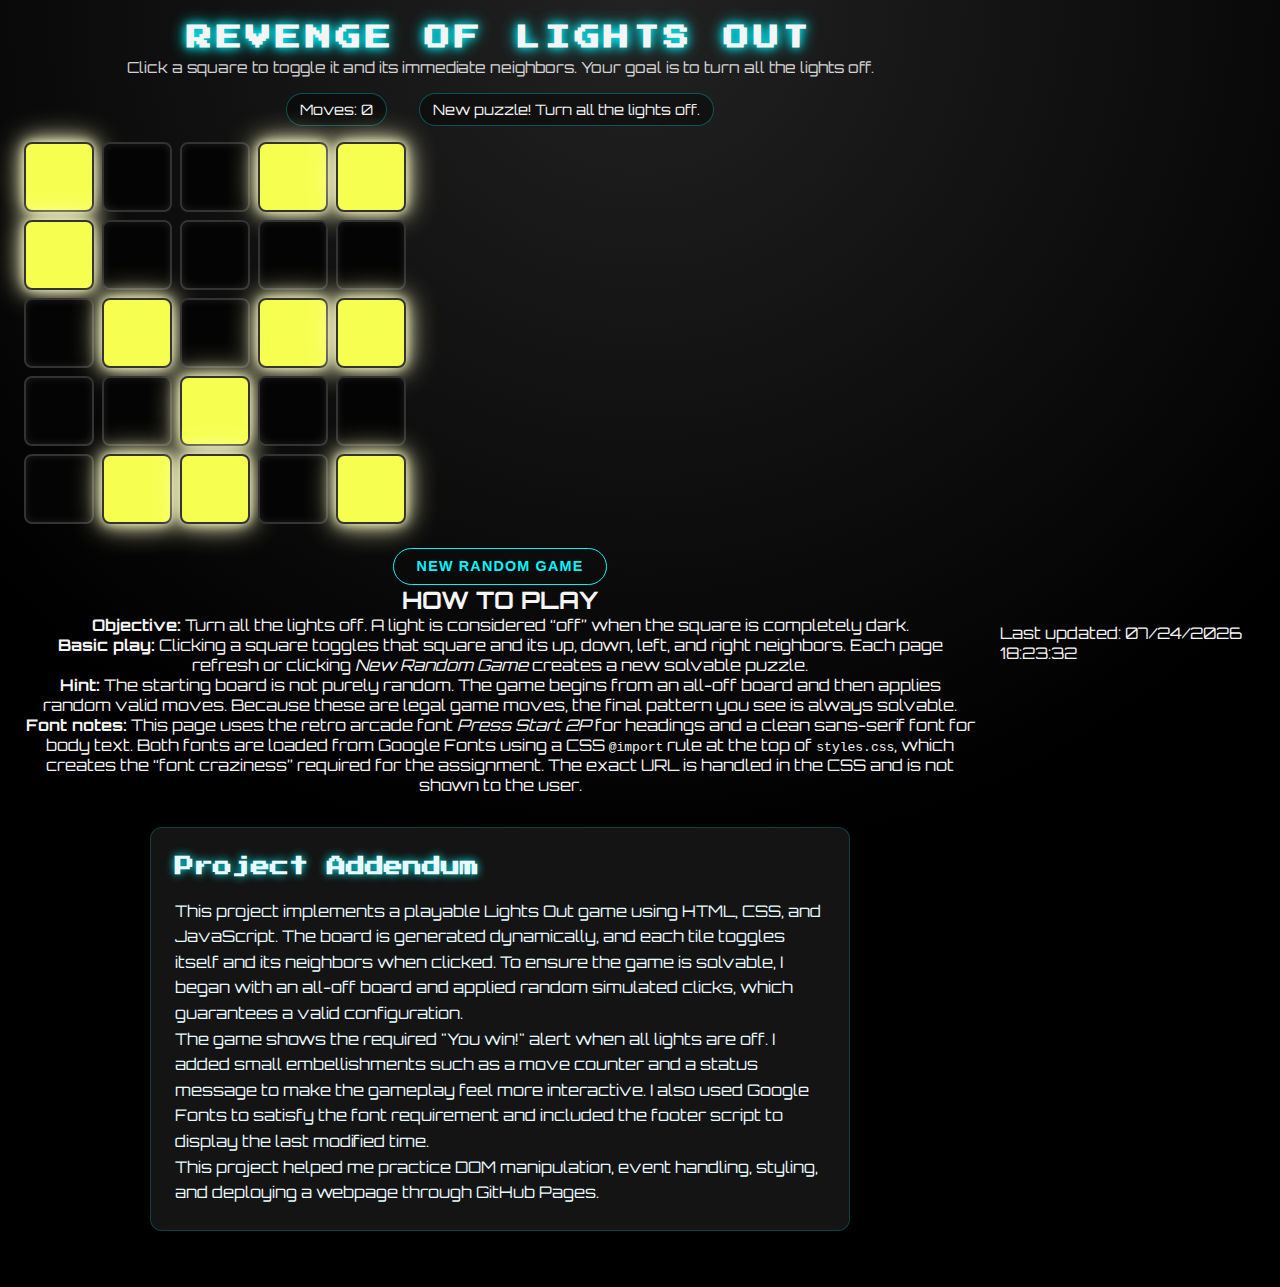
<file: final/index.html>
<!DOCTYPE html>
<html lang="en">
<head>
    <meta charset="UTF-8">
    <title>Revenge of Lights Out – Final Project</title>
    <link rel="stylesheet" href="styles.css">
</head>
<body>
    <main>
        <h1>REVENGE OF LIGHTS OUT</h1>

        <p class="subtitle">
            Click a square to toggle it and its immediate neighbors. Your goal is to
            turn all the lights off.
        </p>

        <div class="game-layout">
            <!-- LEFT: GAME -->
            <section class="left-panel">
                <div class="info-bar">
                    <div class="info-item">
                        Moves: <span id="moveCount">0</span>
                    </div>
                    <div class="info-item status" id="statusMessage">
                        New puzzle! Turn all the lights off.
                    </div>
                </div>

                <div id="game-wrapper">
                    <div id="board" class="board" aria-label="Lights Out game board"></div>
                </div>

                <button id="newGameBtn" type="button">New Random Game</button>
            </section>

            <!-- RIGHT: HOW TO PLAY / HINT / FONT NOTES (shorter) -->
            <section class="right-panel">
                <h2>HOW TO PLAY</h2>

                <p>
                    <strong>Objective:</strong> Turn all the lights off. A light is
                    considered “off” when the square is completely dark.
                </p>

                <p>
                    <strong>Basic play:</strong> Clicking a square toggles that square
                    and its up, down, left, and right neighbors. Each page refresh or
                    clicking <em>New Random Game</em> creates a new solvable puzzle.
                </p>

                <p>
                    <strong>Hint:</strong> The starting board is not purely random.
                    The game begins from an all-off board and then applies random valid
                    moves. Because these are legal game moves, the final pattern you see
                    is always solvable.
                </p>

                <p>
                    <strong>Font notes:</strong> This page uses the retro arcade font
                    <em>Press Start 2P</em> for headings and a clean sans-serif font for
                    body text. Both fonts are loaded from Google Fonts using a CSS
                    <code>@import</code> rule at the top of <code>styles.css</code>,
                    which creates the “font craziness” required for the assignment.
                    The exact URL is handled in the CSS and is not shown to the user.
                </p>
            </section>
        </div>

        <!-- BOTTOM: ADDENDUM -->
        <section class="addendum">
            <h2>Project Addendum</h2>
            <p>
                This project implements a playable Lights Out game using HTML, CSS, and
                JavaScript. The board is generated dynamically, and each tile toggles
                itself and its neighbors when clicked. To ensure the game is solvable, I
                began with an all-off board and applied random simulated clicks, which
                guarantees a valid configuration.
            </p>
            <p>
                The game shows the required "You win!" alert when all lights are off.
                I added small embellishments such as a move counter and a status message
                to make the gameplay feel more interactive. I also used Google Fonts to
                satisfy the font requirement and included the footer script to display
                the last modified time.
            </p>
            <p>
                This project helped me practice DOM manipulation, event handling, styling,
                and deploying a webpage through GitHub Pages.
            </p>
        </section>
    </main>

    <!-- Required footer snippet (must be before </body>) -->
    <footer>
        <p>Last updated: 
            <span id="lastModified"></span>
        </p>
    </footer>

    <script type="text/javascript">
        var x = document.lastModified;
        document.getElementById('lastModified').textContent = x;
    </script>

    <script src="script.js"></script>
</body>
</html>
</file>
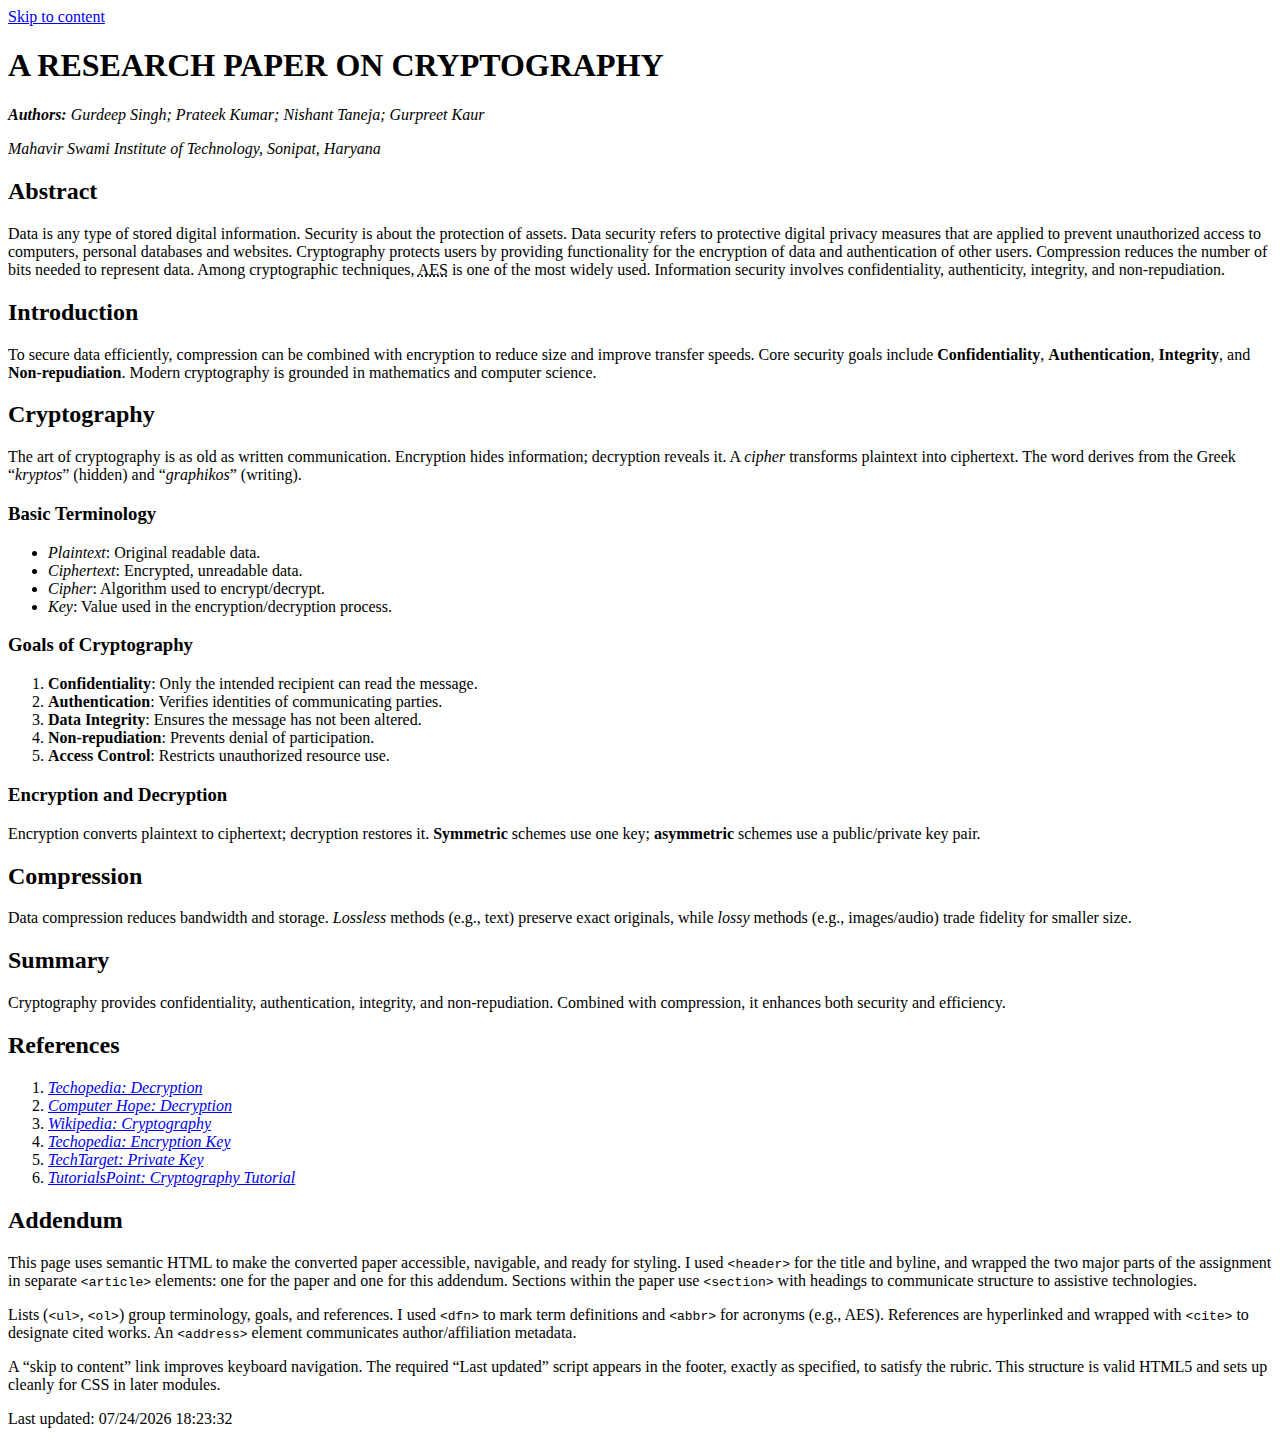
<file: lab-2/index.html>
<!DOCTYPE html>
<html lang="en">
<head>
  <meta charset="UTF-8">
  <meta name="viewport" content="width=device-width, initial-scale=1">
  <title>A Research Paper on Cryptography (Web Version)</title>
  <meta name="author" content="Gurdeep Singh, Prateek Kumar, Nishant Taneja, Gurpreet Kaur">
  <meta name="description" content="Web conversion of an academic paper on cryptography with an addendum describing HTML structure decisions.">
</head>
<body>
  <a href="#main" class="skip-link">Skip to content</a>

  <header>
    <h1 id="paper-title">A RESEARCH PAPER ON CRYPTOGRAPHY</h1>
    <address>
      <p><strong>Authors:</strong> Gurdeep Singh; Prateek Kumar; Nishant Taneja; Gurpreet Kaur</p>
      <p><em>Mahavir Swami Institute of Technology, Sonipat, Haryana</em></p>
    </address>
  </header>

  <main id="main" role="main" aria-labelledby="paper-title">
    <!-- Article 1: Paper content -->
    <article id="paper">
      <header>
        <h2>Abstract</h2>
      </header>
      <p>
        Data is any type of stored digital information. Security is about the protection of assets.
        Data security refers to protective digital privacy measures that are applied to prevent unauthorized
        access to computers, personal databases and websites. Cryptography protects users by providing
        functionality for the encryption of data and authentication of other users. Compression reduces
        the number of bits needed to represent data. Among cryptographic techniques, <abbr title="Advanced Encryption Standard">AES</abbr> is one of the most widely used. Information security involves confidentiality, authenticity, integrity, and non‑repudiation.
      </p>

      <section aria-labelledby="intro">
        <h2 id="intro">Introduction</h2>
        <p>
          To secure data efficiently, compression can be combined with encryption to reduce size and improve transfer speeds.
          Core security goals include <strong>Confidentiality</strong>, <strong>Authentication</strong>, <strong>Integrity</strong>, and <strong>Non‑repudiation</strong>.
          Modern cryptography is grounded in mathematics and computer science.
        </p>
      </section>

      <section aria-labelledby="crypto">
        <h2 id="crypto">Cryptography</h2>
        <p>
          The art of cryptography is as old as written communication. Encryption hides information; decryption reveals it.
          A <em>cipher</em> transforms plaintext into ciphertext. The word derives from the Greek “<em>kryptos</em>” (hidden) and “<em>graphikos</em>” (writing).
        </p>

        <h3>Basic Terminology</h3>
        <ul>
          <li><dfn>Plaintext</dfn>: Original readable data.</li>
          <li><dfn>Ciphertext</dfn>: Encrypted, unreadable data.</li>
          <li><dfn>Cipher</dfn>: Algorithm used to encrypt/decrypt.</li>
          <li><dfn>Key</dfn>: Value used in the encryption/decryption process.</li>
        </ul>

        <h3>Goals of Cryptography</h3>
        <ol>
          <li><strong>Confidentiality</strong>: Only the intended recipient can read the message.</li>
          <li><strong>Authentication</strong>: Verifies identities of communicating parties.</li>
          <li><strong>Data Integrity</strong>: Ensures the message has not been altered.</li>
          <li><strong>Non‑repudiation</strong>: Prevents denial of participation.</li>
          <li><strong>Access Control</strong>: Restricts unauthorized resource use.</li>
        </ol>

        <h3>Encryption and Decryption</h3>
        <p>
          Encryption converts plaintext to ciphertext; decryption restores it. <strong>Symmetric</strong> schemes use one key;
          <strong>asymmetric</strong> schemes use a public/private key pair.
        </p>
      </section>

      <section aria-labelledby="compression">
        <h2 id="compression">Compression</h2>
        <p>
          Data compression reduces bandwidth and storage. <em>Lossless</em> methods (e.g., text) preserve exact originals,
          while <em>lossy</em> methods (e.g., images/audio) trade fidelity for smaller size.
        </p>
      </section>

      <section aria-labelledby="summary">
        <h2 id="summary">Summary</h2>
        <p>
          Cryptography provides confidentiality, authentication, integrity, and non‑repudiation.
          Combined with compression, it enhances both security and efficiency.
        </p>
      </section>

      <section aria-labelledby="refs">
        <h2 id="refs">References</h2>
        <ol>
          <li><cite><a href="https://www.techopedia.com/definition/1773/decryption">Techopedia: Decryption</a></cite></li>
          <li><cite><a href="https://www.computerhope.com/jargon/d/decrypti.htm">Computer Hope: Decryption</a></cite></li>
          <li><cite><a href="https://en.wikipedia.org/wiki/Cryptography">Wikipedia: Cryptography</a></cite></li>
          <li><cite><a href="https://www.techopedia.com/definition/25403/encryption-key">Techopedia: Encryption Key</a></cite></li>
          <li><cite><a href="http://searchsecurity.techtarget.com/definition/private-key">TechTarget: Private Key</a></cite></li>
          <li><cite><a href="https://www.tutorialspoint.com/cryptography/cryptography_tutorial.pdf">TutorialsPoint: Cryptography Tutorial</a></cite></li>
        </ol>
      </section>
    </article>

    <!-- Article 2: Addendum -->
    <article id="addendum">
      <h2>Addendum</h2>
      <p>
        This page uses semantic HTML to make the converted paper accessible, navigable, and ready for styling.
        I used <code>&lt;header&gt;</code> for the title and byline, and wrapped the two major parts of the assignment
        in separate <code>&lt;article&gt;</code> elements: one for the paper and one for this addendum.
        Sections within the paper use <code>&lt;section&gt;</code> with headings to communicate structure to assistive technologies.
      </p>
      <p>
        Lists (<code>&lt;ul&gt;</code>, <code>&lt;ol&gt;</code>) group terminology, goals, and references.
        I used <code>&lt;dfn&gt;</code> to mark term definitions and <code>&lt;abbr&gt;</code> for acronyms (e.g., AES).
        References are hyperlinked and wrapped with <code>&lt;cite&gt;</code> to designate cited works.
        An <code>&lt;address&gt;</code> element communicates author/affiliation metadata.
      </p>
      <p>
        A “skip to content” link improves keyboard navigation. The required “Last updated” script appears in the footer,
        exactly as specified, to satisfy the rubric. This structure is valid HTML5 and sets up cleanly for CSS in later modules.
      </p>
    </article>
  </main>

  <!-- Required footer and script (unchanged per instructions) -->
  <footer>
    <p>Last updated:
      <span id="lastModified"></span>
    </p>
  </footer>
  <script type="text/javascript">
    var x = document.lastModified;
    document.getElementById('lastModified').textContent = x;
  </script>
</body>
</html>
</file>
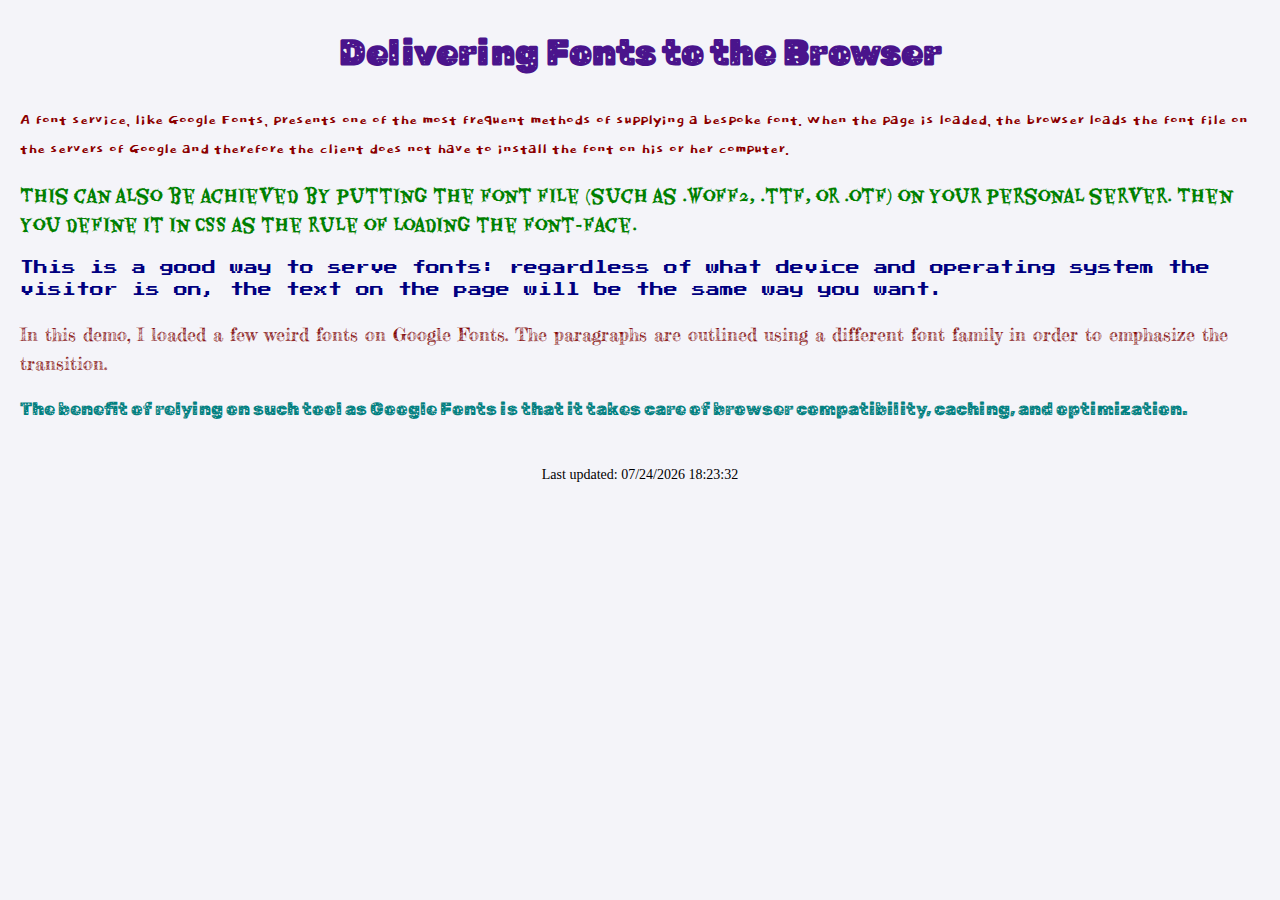
<file: lab-3/index.html>
<!DOCTYPE html>
<html lang="en">
<head>
  <meta charset="UTF-8">
  <title>ITC505 Lab 3 — Font Delivery</title>

  <!-- Load multiple Google Fonts -->
  <link href="https://fonts.googleapis.com/css2?family=Dokdo&family=Rubik+Moonrocks&family=Press+Start+2P&family=Eater&family=Fredericka+the+Great&display=swap" rel="stylesheet">

  <style>
    body {
      background-color: #f4f4f9;
      margin: 20px;
      font-size: 18px;
      line-height: 1.6;
    }
    h1 {
      font-family: 'Rubik Moonrocks', cursive;
      text-align: center;
      color: #4a148c;
    }
    .dokdo {
      font-family: 'Dokdo', cursive;
      color: darkred;
    }
    .eater {
      font-family: 'Eater', cursive;
      color: green;
    }
    .pressstart {
      font-family: 'Press Start 2P', cursive;
      font-size: 14px;
      color: navy;
    }
    .fredericka {
      font-family: 'Fredericka the Great', cursive;
      color: maroon;
    }
    .rubik {
      font-family: 'Rubik Moonrocks', cursive;
      color: teal;
    }
    footer {
      margin-top: 40px;
      font-size: 14px;
      text-align: center;
    }
  </style>
</head>
<body>

  <h1>Delivering Fonts to the Browser</h1>

  <p class="dokdo">
    A font service, like Google Fonts, presents one of the most frequent methods of supplying a bespoke font. 
    When the page is loaded, the browser loads the font file on the servers of Google and therefore the client 
    does not have to install the font on his or her computer.
  </p>

  <p class="eater">
    This can also be achieved by putting the font file (such as .woff2, .ttf, or .otf) on your personal server. 
    Then you define it in CSS as the rule of loading the font-face.
  </p>

  <p class="pressstart">
    This is a good way to serve fonts: regardless of what device and operating system the visitor is on, 
    the text on the page will be the same way you want.
  </p>

  <p class="fredericka">
    In this demo, I loaded a few weird fonts on Google Fonts. The paragraphs are outlined using a different 
    font family in order to emphasize the transition.
  </p>

  <p class="rubik">
    The benefit of relying on such tool as Google Fonts is that it takes care of browser compatibility, 
    caching, and optimization.
  </p>

  <!-- Required footer -->
  <footer>
      <p>Last updated: 
          <span id="lastModified"></span>
      </p>
  </footer>
  <script type="text/javascript">
       var x = document.lastModified;
       document.getElementById('lastModified').textContent = x;
  </script>

</body>
</html>
</file>
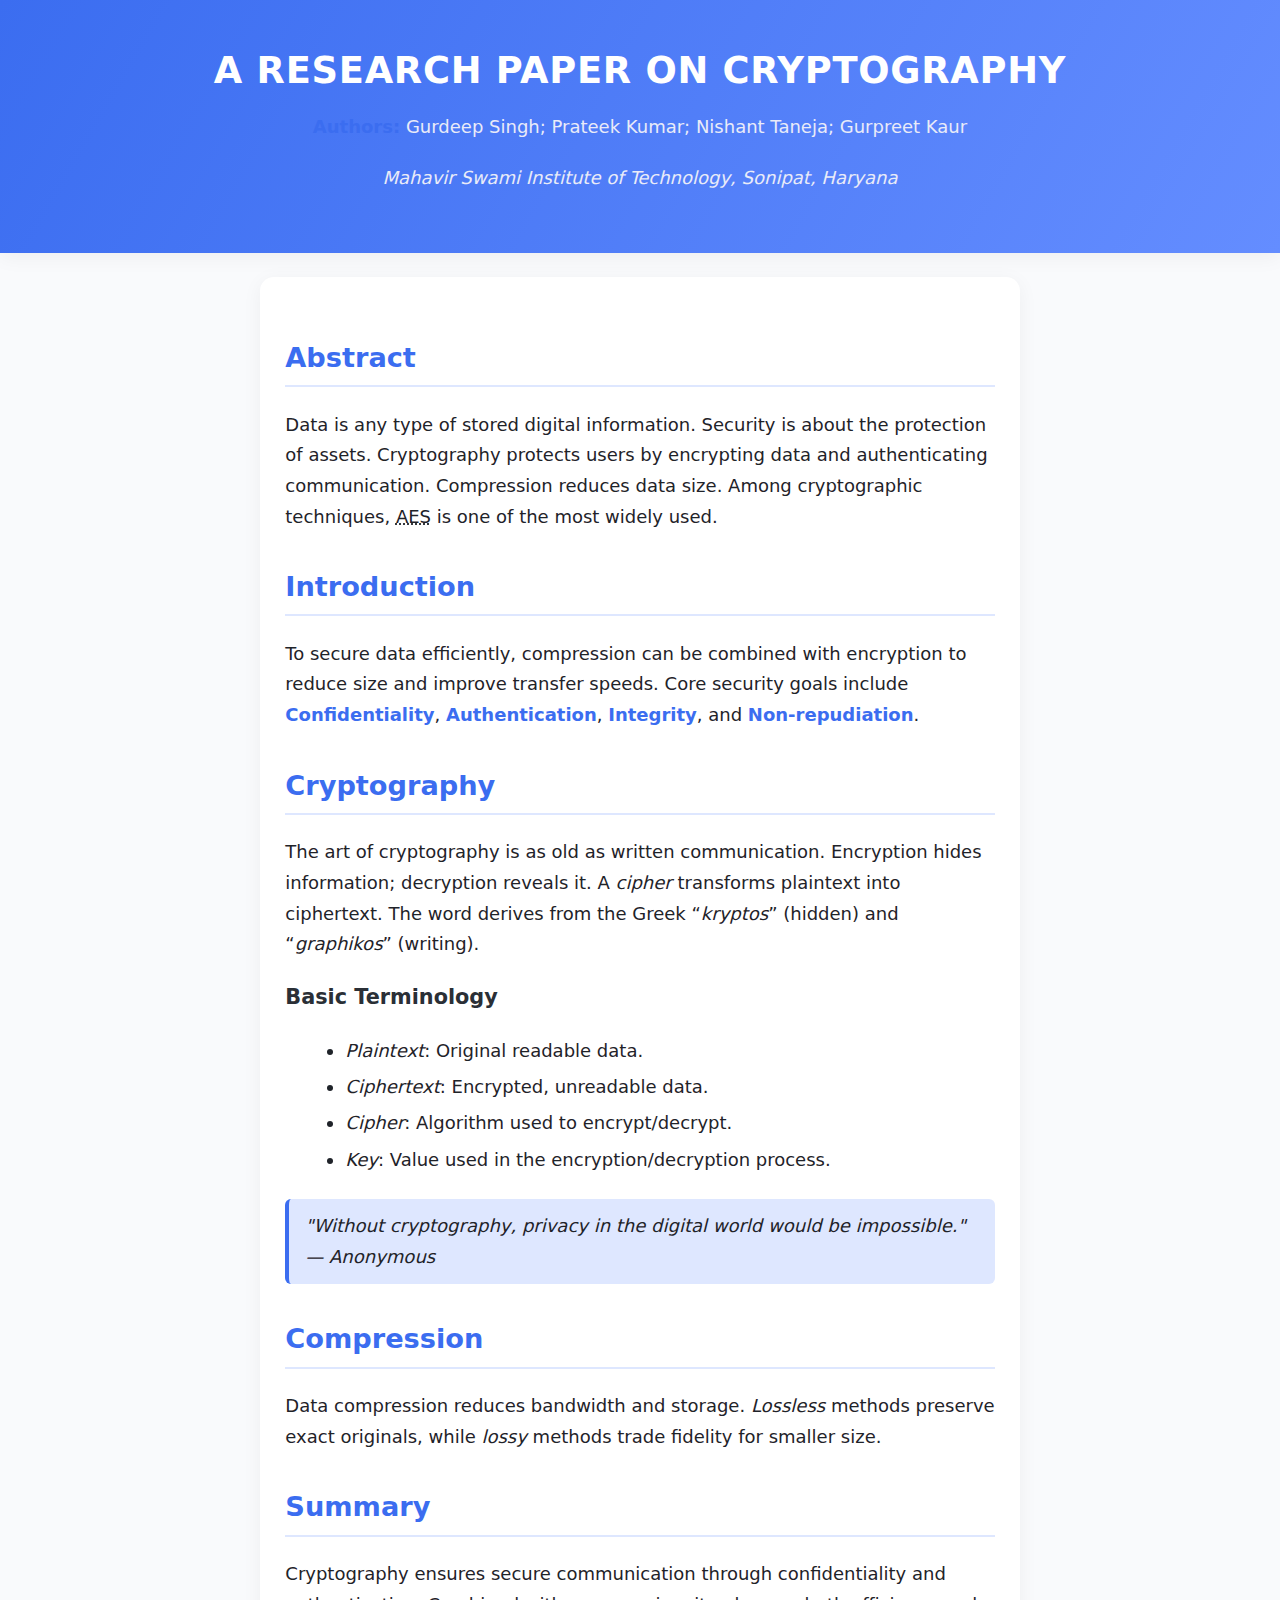
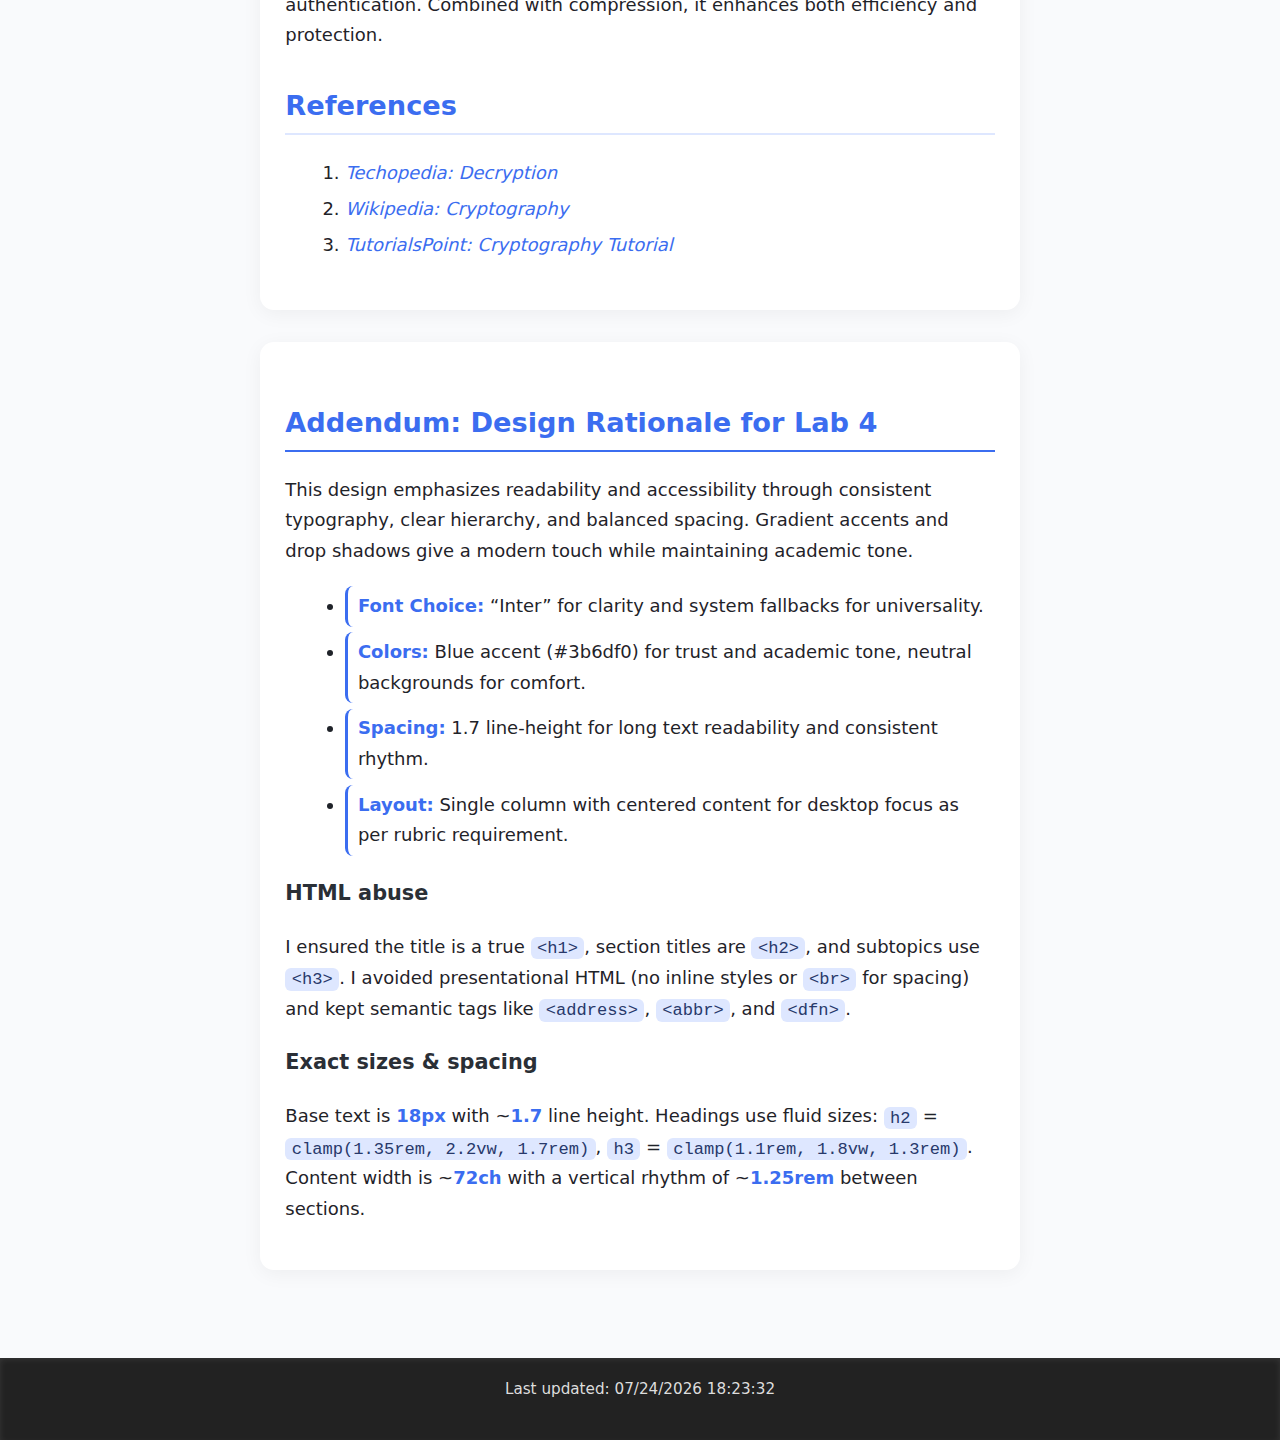
<file: lab-4/index.html>
<!DOCTYPE html>
<html lang="en">
<head>
  <meta charset="UTF-8" />
  <meta name="viewport" content="width=device-width, initial-scale=1" />
  <title>A Research Paper on Cryptography (Web Version)</title>
  <meta name="author" content="Gurdeep Singh, Prateek Kumar, Nishant Taneja, Gurpreet Kaur" />
  <meta name="description" content="Styled academic webpage on cryptography with addendum for Lab 4." />
  <link rel="stylesheet" href="styles.css" />
</head>
<body>
  <a href="#main" class="skip-link">Skip to content</a>

  <header class="site-header">
    <h1 id="paper-title">A RESEARCH PAPER ON CRYPTOGRAPHY</h1>
    <address class="byline">
      <p><strong>Authors:</strong> Gurdeep Singh; Prateek Kumar; Nishant Taneja; Gurpreet Kaur</p>
      <p><em>Mahavir Swami Institute of Technology, Sonipat, Haryana</em></p>
    </address>
  </header>

  <main id="main" role="main" aria-labelledby="paper-title" class="container">
    <article id="paper" class="paper">
      <header><h2>Abstract</h2></header>
      <p>Data is any type of stored digital information. Security is about the protection of assets. Cryptography protects users by encrypting data and authenticating communication. Compression reduces data size. Among cryptographic techniques, <abbr title="Advanced Encryption Standard">AES</abbr> is one of the most widely used.</p>

      <section aria-labelledby="intro">
        <h2 id="intro">Introduction</h2>
        <p>To secure data efficiently, compression can be combined with encryption to reduce size and improve transfer speeds. Core security goals include <strong>Confidentiality</strong>, <strong>Authentication</strong>, <strong>Integrity</strong>, and <strong>Non-repudiation</strong>.</p>
      </section>

      <section aria-labelledby="crypto">
        <h2 id="crypto">Cryptography</h2>
        <p>The art of cryptography is as old as written communication. Encryption hides information; decryption reveals it. A <em>cipher</em> transforms plaintext into ciphertext. The word derives from the Greek “<em>kryptos</em>” (hidden) and “<em>graphikos</em>” (writing).</p>
        <h3>Basic Terminology</h3>
        <ul>
          <li><dfn>Plaintext</dfn>: Original readable data.</li>
          <li><dfn>Ciphertext</dfn>: Encrypted, unreadable data.</li>
          <li><dfn>Cipher</dfn>: Algorithm used to encrypt/decrypt.</li>
          <li><dfn>Key</dfn>: Value used in the encryption/decryption process.</li>
        </ul>
        <blockquote>"Without cryptography, privacy in the digital world would be impossible." — Anonymous</blockquote>
      </section>

      <section aria-labelledby="compression">
        <h2 id="compression">Compression</h2>
        <p>Data compression reduces bandwidth and storage. <em>Lossless</em> methods preserve exact originals, while <em>lossy</em> methods trade fidelity for smaller size.</p>
      </section>

      <section aria-labelledby="summary">
        <h2 id="summary">Summary</h2>
        <p>Cryptography ensures secure communication through confidentiality and authentication. Combined with compression, it enhances both efficiency and protection.</p>
      </section>

      <section aria-labelledby="refs">
        <h2 id="refs">References</h2>
        <ol>
          <li><cite><a href="https://www.techopedia.com/definition/1773/decryption">Techopedia: Decryption</a></cite></li>
          <li><cite><a href="https://en.wikipedia.org/wiki/Cryptography">Wikipedia: Cryptography</a></cite></li>
          <li><cite><a href="https://www.tutorialspoint.com/cryptography/cryptography_tutorial.pdf">TutorialsPoint: Cryptography Tutorial</a></cite></li>
        </ol>
      </section>
    </article>

    <article id="addendum" class="addendum">
      <h2>Addendum: Design Rationale for Lab 4</h2>
      <p>This design emphasizes readability and accessibility through consistent typography, clear hierarchy, and balanced spacing. Gradient accents and drop shadows give a modern touch while maintaining academic tone.</p>
      <ul>
        <li><strong>Font Choice:</strong> “Inter” for clarity and system fallbacks for universality.</li>
        <li><strong>Colors:</strong> Blue accent (#3b6df0) for trust and academic tone, neutral backgrounds for comfort.</li>
        <li><strong>Spacing:</strong> 1.7 line-height for long text readability and consistent rhythm.</li>
        <li><strong>Layout:</strong> Single column with centered content for desktop focus as per rubric requirement.</li>
      </ul>

      <h3>HTML abuse</h3>
      <p>
        I ensured the title is a true <code>&lt;h1&gt;</code>, section titles are <code>&lt;h2&gt;</code>, and subtopics use <code>&lt;h3&gt;</code>.
        I avoided presentational HTML (no inline styles or <code>&lt;br&gt;</code> for spacing) and kept semantic tags like
        <code>&lt;address&gt;</code>, <code>&lt;abbr&gt;</code>, and <code>&lt;dfn&gt;</code>.
      </p>

      <h3>Exact sizes & spacing</h3>
      <p>
        Base text is <strong>18px</strong> with ~<strong>1.7</strong> line height.
        Headings use fluid sizes: <code>h2</code> = <code>clamp(1.35rem, 2.2vw, 1.7rem)</code>,
        <code>h3</code> = <code>clamp(1.1rem, 1.8vw, 1.3rem)</code>.
        Content width is ~<strong>72ch</strong> with a vertical rhythm of ~<strong>1.25rem</strong> between sections.
      </p>
    </article>
  </main>

  <footer class="site-footer">
    <p>Last updated: <span id="lastModified"></span></p>
  </footer>

  <script>
    const x = document.lastModified;
    document.getElementById("lastModified").textContent = x;
  </script>
</body>
</html>
</file>
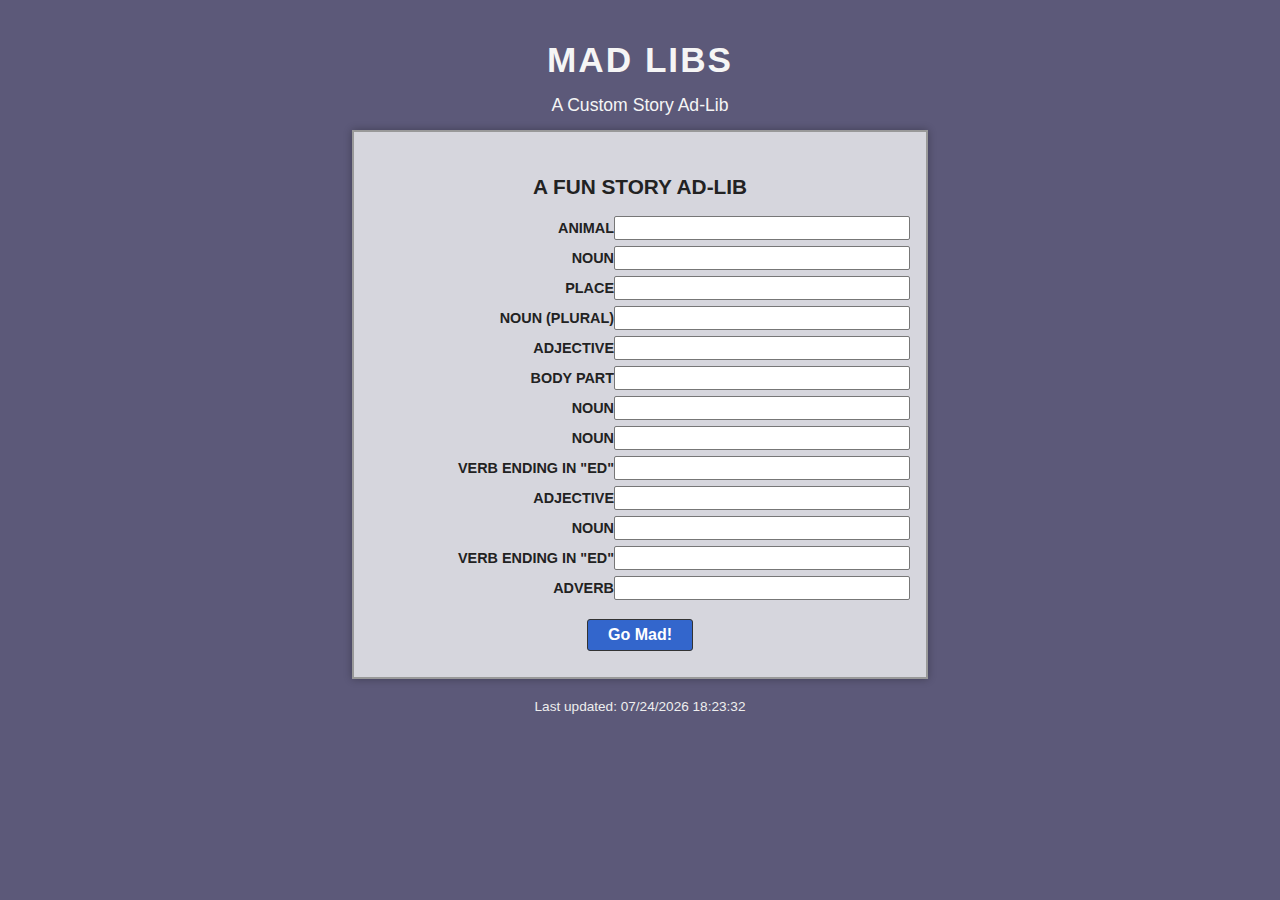
<file: lab-7/index.html>
<!DOCTYPE html>
<html lang="en">
<head>
  <meta charset="UTF-8" />
  <title>Lab 7: Mad Lib</title>
  <meta name="viewport" content="width=device-width, initial-scale=1.0" />
  <link rel="stylesheet" href="style.css">
</head>
<body>
  <div class="page-wrapper">
    <header class="site-header">
      <h1>Mad Libs</h1>
      <h2>A Custom Story Ad-Lib</h2>
    </header>

    <main>
      <!-- FORM CARD -->
      <section class="madlib-card">
        <h3 class="madlib-title">A Fun Story Ad-Lib</h3>

        <!-- NO action/method -> JS handles everything on same page -->
        <form id="madLibForm">
          <table class="madlib-table">
            <tr>
              <td class="label-cell"><label for="animal">ANIMAL</label></td>
              <td><input type="text" id="animal" name="animal" required></td>
            </tr>
            <tr>
              <td class="label-cell"><label for="noun1">NOUN</label></td>
              <td><input type="text" id="noun1" name="noun1" required></td>
            </tr>
            <tr>
              <td class="label-cell"><label for="place">PLACE</label></td>
              <td><input type="text" id="place" name="place" required></td>
            </tr>
            <tr>
              <td class="label-cell"><label for="pluralNoun">NOUN (PLURAL)</label></td>
              <td><input type="text" id="pluralNoun" name="pluralNoun" required></td>
            </tr>
            <tr>
              <td class="label-cell"><label for="adjective1">ADJECTIVE</label></td>
              <td><input type="text" id="adjective1" name="adjective1" required></td>
            </tr>
            <tr>
              <td class="label-cell"><label for="bodyPart">BODY PART</label></td>
              <td><input type="text" id="bodyPart" name="bodyPart" required></td>
            </tr>
            <tr>
              <td class="label-cell"><label for="noun2">NOUN</label></td>
              <td><input type="text" id="noun2" name="noun2" required></td>
            </tr>
            <tr>
              <td class="label-cell"><label for="noun3">NOUN</label></td>
              <td><input type="text" id="noun3" name="noun3" required></td>
            </tr>
            <tr>
              <td class="label-cell"><label for="verbEd1">VERB ENDING IN "ED"</label></td>
              <td><input type="text" id="verbEd1" name="verbEd1" required></td>
            </tr>
            <tr>
              <td class="label-cell"><label for="adjective2">ADJECTIVE</label></td>
              <td><input type="text" id="adjective2" name="adjective2" required></td>
            </tr>
            <tr>
              <td class="label-cell"><label for="noun4">NOUN</label></td>
              <td><input type="text" id="noun4" name="noun4" required></td>
            </tr>
            <tr>
              <td class="label-cell"><label for="verbEd2">VERB ENDING IN "ED"</label></td>
              <td><input type="text" id="verbEd2" name="verbEd2" required></td>
            </tr>
            <tr>
              <td class="label-cell"><label for="adverb">ADVERB</label></td>
              <td><input type="text" id="adverb" name="adverb" required></td>
            </tr>
          </table>

          <div class="button-row">
            <button type="submit" class="go-button">Go Mad!</button>
          </div>
        </form>
      </section>

      <!-- RESULT CARD (hidden until user clicks Go Mad) -->
      <section id="resultSection" class="madlib-card result-card" style="display: none;">
        <h3 class="madlib-title">Your Story</h3>
        <div id="storyBox" class="story-box"></div>
      </section>
    </main>

    <footer>
      <p>Last updated:
        <span id="lastModified"></span>
      </p>
    </footer>
  </div>

  <script>
    const form = document.getElementById('madLibForm');
    const resultSection = document.getElementById('resultSection');
    const storyBox = document.getElementById('storyBox');

    form.addEventListener('submit', function (e) {
      // Stay on same page
      e.preventDefault();

      const inputs = form.querySelectorAll('input[type="text"]');
      let valid = true;

      inputs.forEach(input => {
        if (!input.value.trim()) {
          valid = false;
          input.classList.add('error');
        } else {
          input.classList.remove('error');
        }
      });

      if (!valid) {
        alert('Please fill in all fields before clicking "Go Mad!".');
        return;
      }

      const animal      = document.getElementById('animal').value.trim();
      const noun1       = document.getElementById('noun1').value.trim();
      const place       = document.getElementById('place').value.trim();
      const pluralNoun  = document.getElementById('pluralNoun').value.trim();
      const adjective1  = document.getElementById('adjective1').value.trim();
      const bodyPart    = document.getElementById('bodyPart').value.trim();
      const noun2       = document.getElementById('noun2').value.trim();
      const noun3       = document.getElementById('noun3').value.trim();
      const verbEd1     = document.getElementById('verbEd1').value.trim();
      const adjective2  = document.getElementById('adjective2').value.trim();
      const noun4       = document.getElementById('noun4').value.trim();
      const verbEd2     = document.getElementById('verbEd2').value.trim();
      const adverb      = document.getElementById('adverb').value.trim();

      let story = `
One night, a ${animal} and a ${noun1} were walking through ${place}.
Suddenly, a group of ${pluralNoun} appeared, looking very ${adjective1}.
With a brave ${bodyPart}, our hero grabbed a ${noun2} and ${verbEd1} forward.
The ${noun3} nearby started to glow ${adjective2}, and a mysterious ${noun4}
${verbEd2} ${adverb} into the darkness. It was a night nobody would ever forget!
      `;

      storyBox.innerHTML = story.trim().replace(/\\n/g, '<br>');
      resultSection.style.display = 'block';
      resultSection.scrollIntoView({ behavior: 'smooth' });
    });

    var x = document.lastModified;
    document.getElementById('lastModified').textContent = x;
  </script>
</body>
</html>
</file>
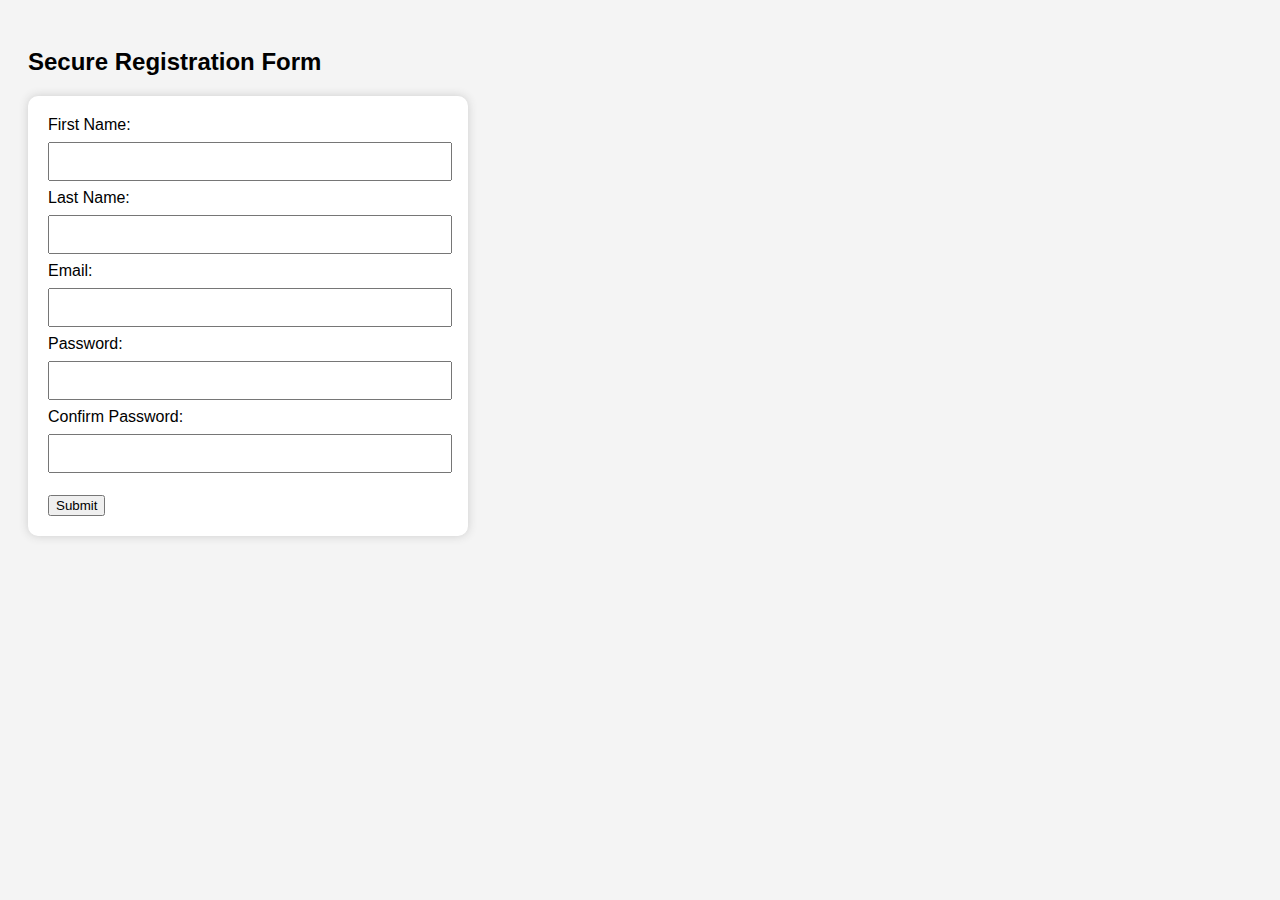
<file: lab-8/index.html>
<!DOCTYPE html>
<html lang="en">
<head>
    <meta charset="UTF-8">
    <title>Secure Registration Form - Lab 8</title>
    <script src="script.js"></script>
    <style>
        body { 
            font-family: Arial; 
            background: #f4f4f4;
            padding: 20px;
        }
        form {
            background: white;
            padding: 20px;
            width: 400px;
            border-radius: 10px;
            box-shadow: 0 0 10px #ccc;
        }
        input {
            width: 95%;
            padding: 10px;
            margin: 8px 0;
        }
        .error {
            color: red;
            font-size: 14px;
        }
    </style>
</head>

<body>
    <h2>Secure Registration Form</h2>

    <form id="regForm" onsubmit="return validateForm()">
        <label>First Name:</label>
        <input type="text" id="fname">

        <label>Last Name:</label>
        <input type="text" id="lname">

        <label>Email:</label>
        <input type="email" id="email">

        <label>Password:</label>
        <input type="password" id="password">

        <label>Confirm Password:</label>
        <input type="password" id="cpassword">

        <p class="error" id="error"></p>

        <button type="submit">Submit</button>
    </form>

</body>
</html>
</file>
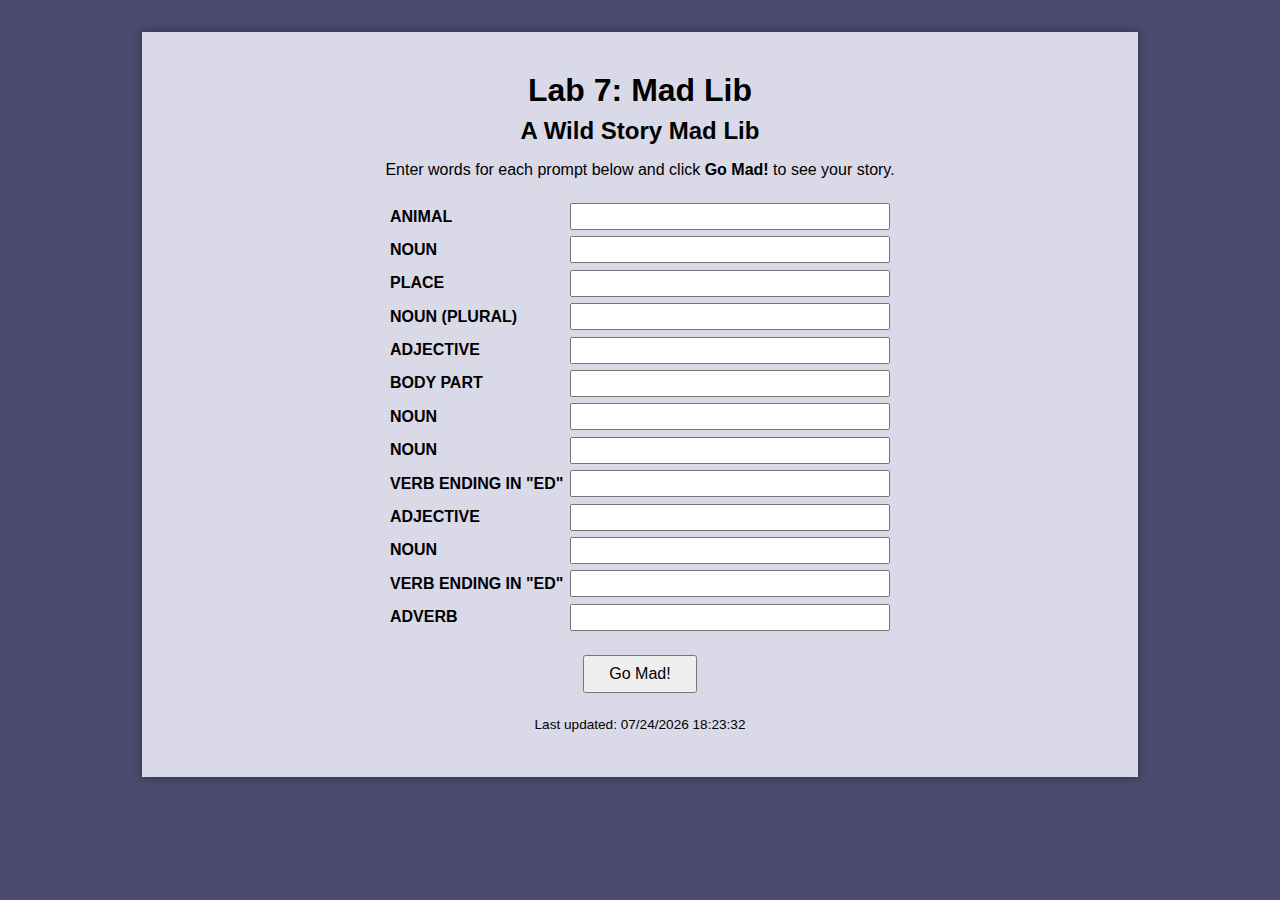
<file: lab7/index.html>
<!DOCTYPE html>
<html lang="en">
<head>
    <meta charset="UTF-8">
    <title>Lab 7 – Mad Lib</title>
    <style>
        body {
            font-family: Arial, sans-serif;
            background-color: #4b4b70;
            color: #000;
        }
        .wrapper {
            max-width: 900px;
            margin: 2rem auto;
            background-color: #d9d9e8;
            padding: 2rem 3rem;
            box-shadow: 0 0 10px rgba(0,0,0,0.4);
        }
        h1, h2 {
            text-align: center;
            margin: 0.5rem 0;
        }
        .form-table {
            margin: 1.5rem auto;
            width: 100%;
            max-width: 500px;
        }
        .form-row {
            display: flex;
            align-items: center;
            margin-bottom: 0.4rem;
        }
        .form-row label {
            width: 180px;
            font-weight: bold;
        }
        .form-row input[type="text"] {
            flex: 1;
            padding: 0.25rem;
        }
        .submit-row {
            text-align: center;
            margin-top: 1rem;
        }
        button {
            padding: 0.5rem 1.5rem;
            font-size: 1rem;
            cursor: pointer;
        }
        footer {
            margin-top: 1.5rem;
            text-align: center;
            font-size: 0.85rem;
        }
    </style>
</head>
<body>
    <div class="wrapper">
        <h1>Lab 7: Mad Lib</h1>
        <h2>A Wild Story Mad Lib</h2>
        <p style="text-align:center;">
            Enter words for each prompt below and click <strong>Go Mad!</strong> to see your story.
        </p>

        <form action="/ITC505/lab-7/index.html" method="POST">
            <div class="form-table">
                <div class="form-row">
                    <label for="animal">ANIMAL</label>
                    <input type="text" id="animal" name="animal">
                </div>
                <div class="form-row">
                    <label for="noun1">NOUN</label>
                    <input type="text" id="noun1" name="noun1">
                </div>
                <div class="form-row">
                    <label for="place">PLACE</label>
                    <input type="text" id="place" name="place">
                </div>
                <div class="form-row">
                    <label for="pluralNoun">NOUN (PLURAL)</label>
                    <input type="text" id="pluralNoun" name="pluralNoun">
                </div>
                <div class="form-row">
                    <label for="adjective1">ADJECTIVE</label>
                    <input type="text" id="adjective1" name="adjective1">
                </div>
                <div class="form-row">
                    <label for="bodyPart">BODY PART</label>
                    <input type="text" id="bodyPart" name="bodyPart">
                </div>
                <div class="form-row">
                    <label for="noun2">NOUN</label>
                    <input type="text" id="noun2" name="noun2">
                </div>
                <div class="form-row">
                    <label for="noun3">NOUN</label>
                    <input type="text" id="noun3" name="noun3">
                </div>
                <div class="form-row">
                    <label for="verbEd1">VERB ENDING IN "ED"</label>
                    <input type="text" id="verbEd1" name="verbEd1">
                </div>
                <div class="form-row">
                    <label for="adjective2">ADJECTIVE</label>
                    <input type="text" id="adjective2" name="adjective2">
                </div>
                <div class="form-row">
                    <label for="noun4">NOUN</label>
                    <input type="text" id="noun4" name="noun4">
                </div>
                <div class="form-row">
                    <label for="verbEd2">VERB ENDING IN "ED"</label>
                    <input type="text" id="verbEd2" name="verbEd2">
                </div>
                <div class="form-row">
                    <label for="adverb">ADVERB</label>
                    <input type="text" id="adverb" name="adverb">
                </div>
            </div>

            <div class="submit-row">
                <button type="submit">Go Mad!</button>
            </div>
        </form>

        <footer>
            <p>Last updated: 
                <span id="lastModified"></span>
            </p>
        </footer>
        <script type="text/javascript">
             var x = document.lastModified;
             document.getElementById('lastModified').textContent = x;
        </script>
    </div>
</body>
</html>
</file>
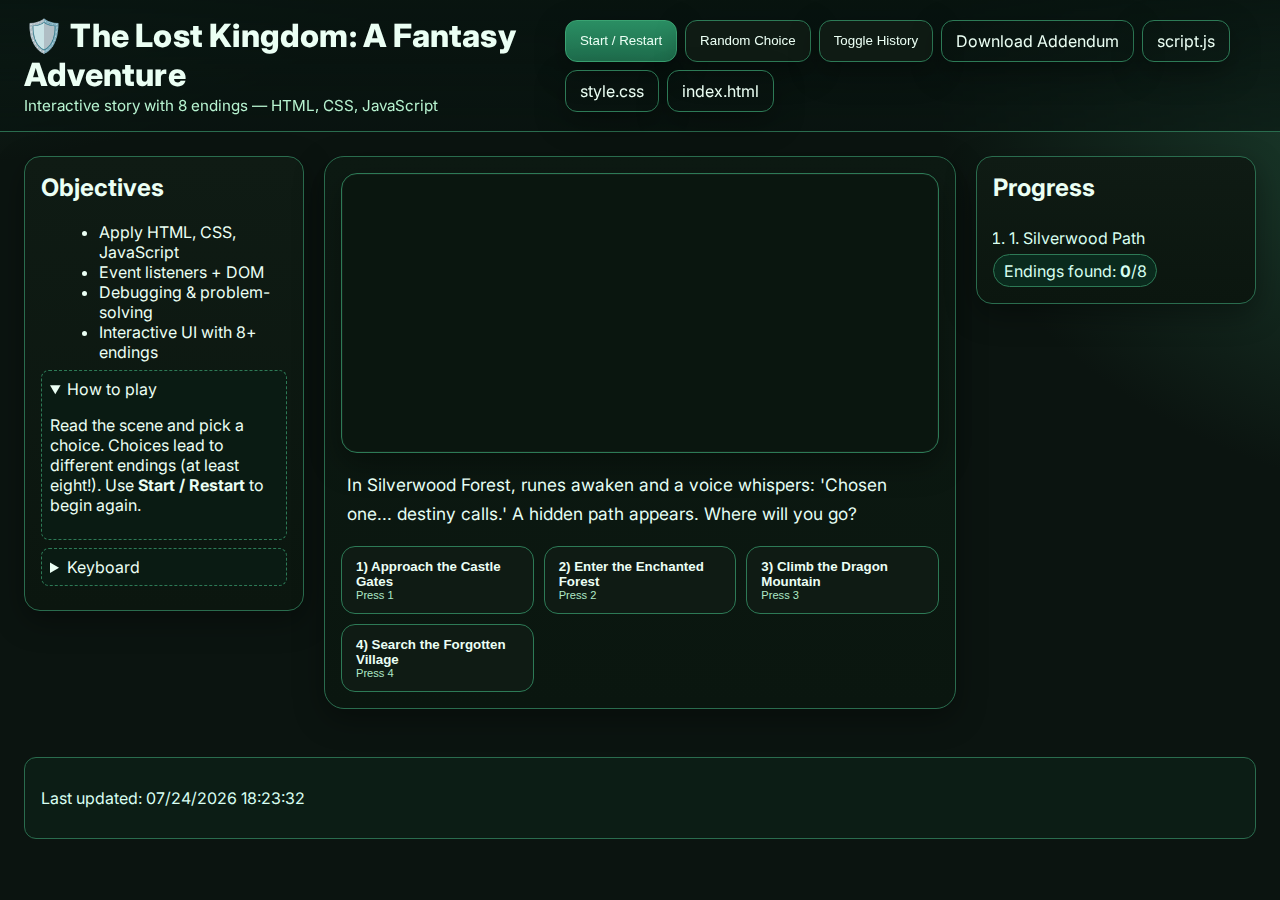
<file: mid-term-project/index.html>
<!DOCTYPE html>
<html lang="en">
<head>
  <meta charset="UTF-8" />
  <meta name="viewport" content="width=device-width, initial-scale=1" />
  <title>Mid-Term Project — The Lost Kingdom (CYOA)</title>
  <link rel="stylesheet" href="style.css" />
  <link rel="preconnect" href="https://fonts.googleapis.com">
  <link rel="preconnect" href="https://fonts.gstatic.com" crossorigin>
  <link href="https://fonts.googleapis.com/css2?family=Inter:wght@300;400;600;800&display=swap" rel="stylesheet">
</head>
<body>
  <header class="site-header">
    <div class="title-wrap">
      <h1>🛡️ The Lost Kingdom: A Fantasy Adventure</h1>
      <p class="subtitle">Interactive story with 8 endings — HTML, CSS, JavaScript</p>
    </div>
    <nav class="actions">
      <button id="btn-start" class="btn primary">Start / Restart</button>
      <button id="btn-random" class="btn">Random Choice</button>
      <button id="btn-history" class="btn">Toggle History</button>
      <a class="btn ghost" href="addendum.md" download>Download Addendum</a>
      <a class="btn ghost" href="script.js" download>script.js</a>
      <a class="btn ghost" href="style.css" download>style.css</a>
      <a class="btn ghost" href="index.html" download>index.html</a>
    </nav>
  </header>

  <main class="layout">
    <aside class="sidebar left">
      <h2>Objectives</h2>
      <ul>
        <li>Apply HTML, CSS, JavaScript</li>
        <li>Event listeners + DOM</li>
        <li>Debugging & problem-solving</li>
        <li>Interactive UI with 8+ endings</li>
      </ul>
      <details open>
        <summary>How to play</summary>
        <p>Read the scene and pick a choice. Choices lead to different endings (at least eight!). Use <strong>Start / Restart</strong> to begin again.</p>
      </details>
      <details>
        <summary>Keyboard</summary>
        <p>Use <kbd>1..9</kbd> to pick a choice. Press <kbd>R</kbd> to restart.</p>
      </details>
    </aside>

    <section class="story">
      <div id="image" class="story-image" role="img" aria-label="scene image"></div>
      <div id="text" class="story-text"></div>
      <div id="choices" class="choices" aria-live="polite"></div>
    </section>

    <aside class="sidebar right">
      <h2>Progress</h2>
      <ol id="history" class="history"></ol>
      <div class="badges">
        <span class="badge" id="badge-endings">Endings found: <strong>0</strong>/8</span>
      </div>
    </aside>
  </main>

  <footer>
    <p>Last updated: 
      <span id="lastModified"></span>
    </p>
  </footer>
  <script type="text/javascript">
    var x = document.lastModified;
    document.getElementById('lastModified').textContent = x;
  </script>
  <script src="script.js"></script>
</body>
</html>
</file>
<file: final/styles.css>
/* Fun “font craziness” using Google Fonts */
@import url('https://fonts.googleapis.com/css2?family=Press+Start+2P&family=Orbitron:wght@500&display=swap');

* {
    box-sizing: border-box;
    margin: 0;
    padding: 0;
}

body {
    min-height: 100vh;
    background: radial-gradient(circle at top, #222 0%, #000 60%);
    color: #f5f5f5;
    display: flex;
    justify-content: center;
    align-items: center;
    font-family: 'Orbitron', system-ui, -apple-system, BlinkMacSystemFont, sans-serif;
}

main {
    text-align: center;
    padding: 1.5rem;
    max-width: 1000px;
}

/* “Crazy” retro title font */
h1 {
    margin-bottom: 0.5rem;
    font-family: 'Press Start 2P', system-ui, monospace;
    font-size: 1.6rem;
    letter-spacing: 0.15em;
    text-shadow: 0 0 8px #00f6ff, 0 0 16px #00f6ff;
}

.subtitle {
    margin-bottom: 1rem;
    opacity: 0.85;
    font-size: 0.95rem;
}

/* Info bar embellishment */
.info-bar {
    display: flex;
    justify-content: center;
    gap: 2rem;
    margin-bottom: 1rem;
    font-size: 0.9rem;
}

.info-item {
    padding: 0.4rem 0.8rem;
    border-radius: 999px;
    background: rgba(0, 0, 0, 0.4);
    border: 1px solid rgba(0, 246, 255, 0.3);
}

.status {
    min-width: 180px;
}

.status-win {
    color: #ffea78;
    text-shadow: 0 0 8px rgba(255, 234, 120, 0.9);
}

/* Game board */
.board {
    display: grid;
    grid-template-columns: repeat(5, 70px);
    grid-template-rows: repeat(5, 70px);
    gap: 8px;
    margin: 0 auto 1.5rem;
}

/* Individual squares */
.cell {
    width: 70px;
    height: 70px;
    border-radius: 8px;
    border: 2px solid #333;
    cursor: pointer;
    transition: transform 0.08s ease, box-shadow 0.08s ease, background-color 0.12s ease;
    background: #040404; /* “Off” default (dark) */
    box-shadow: 0 0 8px rgba(255, 255, 255, 0.1) inset;
}

/* Light ON */
.cell.is-on {
    background: #f6ff50;
    box-shadow:
        0 0 8px rgba(255, 255, 200, 0.7),
        0 0 18px rgba(255, 255, 200, 0.7),
        0 0 30px rgba(255, 255, 200, 0.9);
}

/* Hover effect */
.cell:hover {
    transform: scale(1.03);
}

/* New Game button */
#newGameBtn {
    padding: 0.6rem 1.4rem;
    border-radius: 999px;
    border: 1px solid #00f6ff;
    background: transparent;
    color: #00f6ff;
    font-size: 0.9rem;
    font-weight: 600;
    letter-spacing: 0.08em;
    text-transform: uppercase;
    cursor: pointer;
    transition: background 0.15s ease, color 0.15s ease, transform 0.1s ease;
}

#newGameBtn:hover {
    background: #00f6ff;
    color: #000;
    transform: translateY(-1px);
}

/* Info sections (How to Play / Hint / Font Notes) */
.info-sections {
    margin: 2rem auto 1rem;
    display: grid;
    grid-template-columns: repeat(auto-fit, minmax(260px, 1fr));
    gap: 1.5rem;
    text-align: left;
}

.info-block {
    background: rgba(255, 255, 255, 0.06);
    border-radius: 12px;
    padding: 1rem 1.2rem;
    border: 1px solid rgba(0, 246, 255, 0.18);
    font-size: 0.9rem;
    line-height: 1.6;
}

.info-block h2 {
    font-family: 'Press Start 2P', monospace;
    font-size: 0.9rem;
    margin-bottom: 0.6rem;
    text-shadow: 0 0 6px #00f6ff;
}

.info-block ol {
    padding-left: 1.2rem;
}

.code-snippet {
    font-family: "Courier New", monospace;
    font-size: 0.8rem;
    background: rgba(0, 0, 0, 0.6);
    padding: 0.4rem 0.6rem;
    border-radius: 6px;
    margin: 0.4rem 0;
}

/* Addendum styling */
.addendum {
    max-width: 700px;
    margin: 2rem auto;
    padding: 1.5rem;
    background: rgba(255, 255, 255, 0.08);
    border-radius: 12px;
    border: 1px solid rgba(0, 246, 255, 0.2);
    color: #e8faff;
    line-height: 1.6;
    text-align: left;
}

.addendum h2 {
    font-family: 'Press Start 2P', monospace;
    font-size: 1.2rem;
    margin-bottom: 1rem;
    text-shadow: 0 0 8px #00f6ff;
</file>
<file: lab-4/styles.css>
:root {
  --bg: #f9fafc;
  --fg: #1f2329;
  --muted: #5a6475;
  --accent: #3b6df0;
  --accent-light: #dee7ff;
  --border: #e1e5ee;
  --callout: #eef3ff;
  --radius: 14px;
  --container: 72ch;
  --shadow: 0 4px 20px rgba(0, 0, 0, 0.05);
  --rhythm: 1.25rem;
}

*, *::before, *::after { box-sizing: border-box; }
html { scroll-behavior: smooth; }

body {
  margin: 0;
  color: var(--fg);
  background: var(--bg);
  font-family: "Inter", system-ui, -apple-system, "Segoe UI", Roboto, "Helvetica Neue", Arial, sans-serif;
  font-size: 18px;
  line-height: 1.7;
}

.container {
  max-width: var(--container);
  margin-inline: auto;
  padding: 1.5rem clamp(1rem, 3vw, 2rem);
}

.skip-link {
  position: absolute;
  left: -9999px;
  top: 0;
  background: var(--accent);
  color: white;
  padding: 0.7rem 1rem;
  border-radius: 8px;
}
.skip-link:focus {
  left: 1rem;
  top: 1rem;
  z-index: 1000;
  outline: 3px solid white;
}

.site-header {
  background: linear-gradient(120deg, #3b6df0 0%, #648dff 100%);
  color: white;
  padding: 2.5rem 1.5rem;
  text-align: center;
  box-shadow: var(--shadow);
}
.site-header h1 {
  font-size: clamp(1.7rem, 3vw, 2.3rem);
  margin: 0 0 0.6rem;
  letter-spacing: 0.02em;
}
.byline { color: #e9ebf8; font-style: normal; margin: 0; }

h2 {
  font-size: clamp(1.35rem, 2.2vw, 1.7rem);
  margin-top: 2rem;
  color: var(--accent);
  border-bottom: 2px solid var(--accent-light);
  padding-bottom: 0.25rem;
}
h3 {
  font-size: clamp(1.1rem, 1.8vw, 1.3rem);
  color: #2a2f36;
  margin-top: 1.2rem;
}

p { margin: 0 0 var(--rhythm); }
strong { color: var(--accent); }
a {
  color: var(--accent);
  text-decoration: none;
  transition: color 0.25s ease, text-shadow 0.25s ease;
}
a:hover { color: #224ed4; text-shadow: 0 0 6px var(--accent-light); }

article.paper,
article.addendum {
  background: white;
  border-radius: var(--radius);
  padding: clamp(1rem, 2.5vw, 1.6rem);
  box-shadow: var(--shadow);
  margin-bottom: 2rem;
}

section { margin-bottom: 1.5rem; }

ul, ol {
  margin-left: 1.25rem;
  margin-bottom: var(--rhythm);
}
li + li { margin-top: 0.35rem; }

blockquote {
  margin: 1.5rem 0;
  padding: 0.75rem 1rem;
  border-left: 4px solid var(--accent);
  background: var(--accent-light);
  border-radius: 6px;
  font-style: italic;
}

code {
  background: var(--accent-light);
  color: #28396b;
  border-radius: 6px;
  padding: 0.1rem 0.4rem;
  font-size: 0.95em;
}

.addendum { background: var(--callout); }
.addendum h2 { border-color: var(--accent); }
.addendum ul li {
  background: white;
  padding: 0.3rem 0.6rem;
  border-radius: 8px;
  margin-bottom: 0.3rem;
  border-left: 3px solid var(--accent);
}

table {
  border-collapse: collapse;
  width: 100%;
  margin-bottom: 1.5rem;
}
th, td {
  border: 1px solid var(--border);
  padding: 0.6rem 1rem;
  text-align: left;
}
th {
  background: var(--accent-light);
  color: #1c1f25;
}

.site-footer {
  background: #222;
  color: #ddd;
  text-align: center;
  padding: 1.2rem 1rem;
  margin-top: 2rem;
  font-size: 0.95rem;
  box-shadow: inset 0 1px 6px rgba(255, 255, 255, 0.1);
}

@media (max-width: 768px) {
  body { font-size: 16px; }
  h1 { font-size: 1.6rem; }
  .container { padding: 1rem; }
}
</file>
<file: lab-7/style.css>
/* Background like classic mad-libs page */
body {
  margin: 0;
  padding: 0;
  font-family: "Trebuchet MS", Arial, sans-serif;
  background-color: #5c5979;  /* purple/gray */
  color: #222;
}

.page-wrapper {
  max-width: 900px;
  margin: 40px auto;
}

/* Header */
.site-header {
  text-align: center;
  color: #f5f5f5;
  margin-bottom: 10px;
}

.site-header h1 {
  font-size: 2.2rem;
  letter-spacing: 2px;
  text-transform: uppercase;
  margin-bottom: 4px;
}

.site-header h2 {
  font-size: 1.1rem;
  font-weight: normal;
}

/* Card that looks like the form panel */
.madlib-card {
  background-color: #d6d6dd;
  border: 2px solid #999;
  width: 520px;
  margin: 0 auto 18px;
  padding: 22px 26px 26px;
  box-shadow: 0 0 8px rgba(0,0,0,0.3);
}

.madlib-title {
  text-align: center;
  font-size: 1.3rem;
  margin-bottom: 14px;
  text-transform: uppercase;
}

/* Table layout */
.madlib-table {
  width: 100%;
  border-collapse: collapse;
}

.madlib-table td {
  padding: 3px 0;
}

.label-cell {
  width: 45%;
  text-align: right;
  padding-right: 10px;
  font-weight: bold;
  font-size: 0.9rem;
}

.madlib-table input[type="text"] {
  width: 100%;
  padding: 3px 4px;
  font-size: 0.9rem;
  border: 1px solid #777;
  border-radius: 2px;
}

/* Highlight invalid */
.madlib-table input[type="text"].error {
  border-color: #c02828;
  background-color: #ffecec;
}

/* Button */
.button-row {
  text-align: center;
  margin-top: 16px;
}

.go-button {
  padding: 6px 20px;
  font-size: 1rem;
  font-weight: bold;
  border-radius: 3px;
  border: 1px solid #333;
  background-color: #3366cc;
  color: #fff;
  cursor: pointer;
}

.go-button:hover {
  background-color: #254b99;
}

/* Story result box */
.result-card .story-box {
  background: #f9f9f9;
  border: 1px solid #aaa;
  padding: 14px;
  border-radius: 6px;
  line-height: 1.5;
  font-size: 0.95rem;
}

/* Footer */
footer {
  margin-top: 20px;
  text-align: center;
  font-size: 0.85rem;
  color: #eee;
}
</file>
<file: mid-term-project/style.css>
:root{
  --bg: #0b1410;
  --panel: #0f1b14;
  --panel-2:#0b160f;
  --text:#ebfff4;
  --muted:#b7f3d0;
  --accent:#56d19a;
  --accent-2:#8fe9bf;
  --shadow: 0 10px 30px rgba(0,0,0,.35);
}

*{box-sizing:border-box}
html,body{height:100%}
body{
  margin:0;
  font-family:'Inter',system-ui,-apple-system,Segoe UI,Roboto,Ubuntu,Cantarell,'Helvetica Neue',Arial;
  color:var(--text);
  background: radial-gradient(1200px 700px at -10% -20%, #183a2b 0%, transparent 50%), 
              radial-gradient(1000px 700px at 120% 10%, #214b37 0%, transparent 60%), 
              var(--bg);
}

.site-header{
  position:sticky; top:0; z-index:10;
  display:flex; gap:24px; align-items:center; justify-content:space-between;
  padding:16px 24px;
  background:linear-gradient(180deg, rgba(8,20,16,.9) 0%, rgba(8,20,16,.6) 100%);
  backdrop-filter: blur(6px);
  border-bottom:1px solid #2a6c4e;
}
.title-wrap h1{margin:0 0 2px 0; font-weight:800; letter-spacing:.2px}
.subtitle{margin:0; color:var(--muted); font-weight:400; font-size:.95rem}

.actions{display:flex; gap:8px; flex-wrap:wrap}
.btn{
  appearance:none; border:1px solid #2d7a56; background:var(--panel);
  color:var(--text); padding:10px 14px; border-radius:12px; cursor:pointer;
  box-shadow: var(--shadow); transition: transform .08s ease, background .2s ease, border-color .2s;
  text-decoration:none; display:inline-flex; align-items:center; gap:8px;
}
.btn:hover{transform:translateY(-1px); background:#123120; border-color:#3aa372}
.btn:active{transform:translateY(0)}
.btn.primary{background:linear-gradient(180deg, #2a8e63, #1e6c4c); border-color:#3aa372}
.btn.ghost{background:transparent}

.layout{
  display:grid; grid-template-columns: minmax(220px, 280px) 1fr minmax(220px, 280px);
  gap:20px; padding:24px; align-items:start;
}

.sidebar{
  background:linear-gradient(180deg, var(--panel) 0%, var(--panel-2) 100%);
  border:1px solid #2a6c4e; border-radius:16px; padding:16px;
  box-shadow: var(--shadow);
}
.sidebar h2{margin-top:0}
.sidebar ul{margin:0 0 8px 18px}
.sidebar details{margin:8px 0; padding:8px; border:1px dashed #2d7a56; border-radius:8px; background:#0a1b13}
.sidebar .badge{display:inline-block; padding:.35rem .6rem; border-radius:999px; background:#0a2a1d; color:#d6fff0; border:1px solid #2d7a56}

.story{
  background:linear-gradient(180deg, #0d1a13, #0a160f);
  border:1px solid #2a6c4e; border-radius:20px; padding:16px;
  min-height:460px; box-shadow: var(--shadow);
  display:grid; grid-template-rows: 280px auto auto; gap:14px;
}
.story-image{
  border-radius:16px;
  background:#0a160f center/cover no-repeat;
  border:1px solid #2d7a56;
  box-shadow: inset 0 0 0 1px rgba(255,255,255,.04), 0 12px 30px rgba(0,0,0,.35);
}
.story-text{
  font-size:1.08rem; line-height:1.65; color:#e6fff5; padding:4px 6px;
}
.choices{display:grid; gap:10px; grid-template-columns: repeat(auto-fit, minmax(180px, 1fr))}
.choice-btn{
  border:1px solid #2d7a56; border-radius:14px; padding:12px 14px; background:#0f1b14; color:var(--text);
  text-align:left; cursor:pointer; transition: transform .08s ease, background .2s ease, border-color .2s ease;
}
.choice-btn:hover{transform:translateY(-1px); background:#133021; border-color:#3aa372}
.choice-btn:active{transform:translateY(0)}
.choice-btn small{display:block; color:#b7f3d0; opacity:.95}

.history{margin:0; padding-left:16px; max-height:420px; overflow:auto}
.history li{margin:6px 0; color:#d8fff0}
.history::-webkit-scrollbar{height:8px; width:8px}
.history::-webkit-scrollbar-thumb{background:#1b4a35; border-radius:10px}

footer{
  margin:24px; padding:14px 16px; border:1px solid #2a6c4e; border-radius:12px; background:#0c1d15;
  color:#d9fff2;
}
@media (max-width: 960px){
  .layout{grid-template-columns:1fr; gap:14px}
  .sidebar.left, .sidebar.right{order:2}
  .story{order:1}
}
</file>
